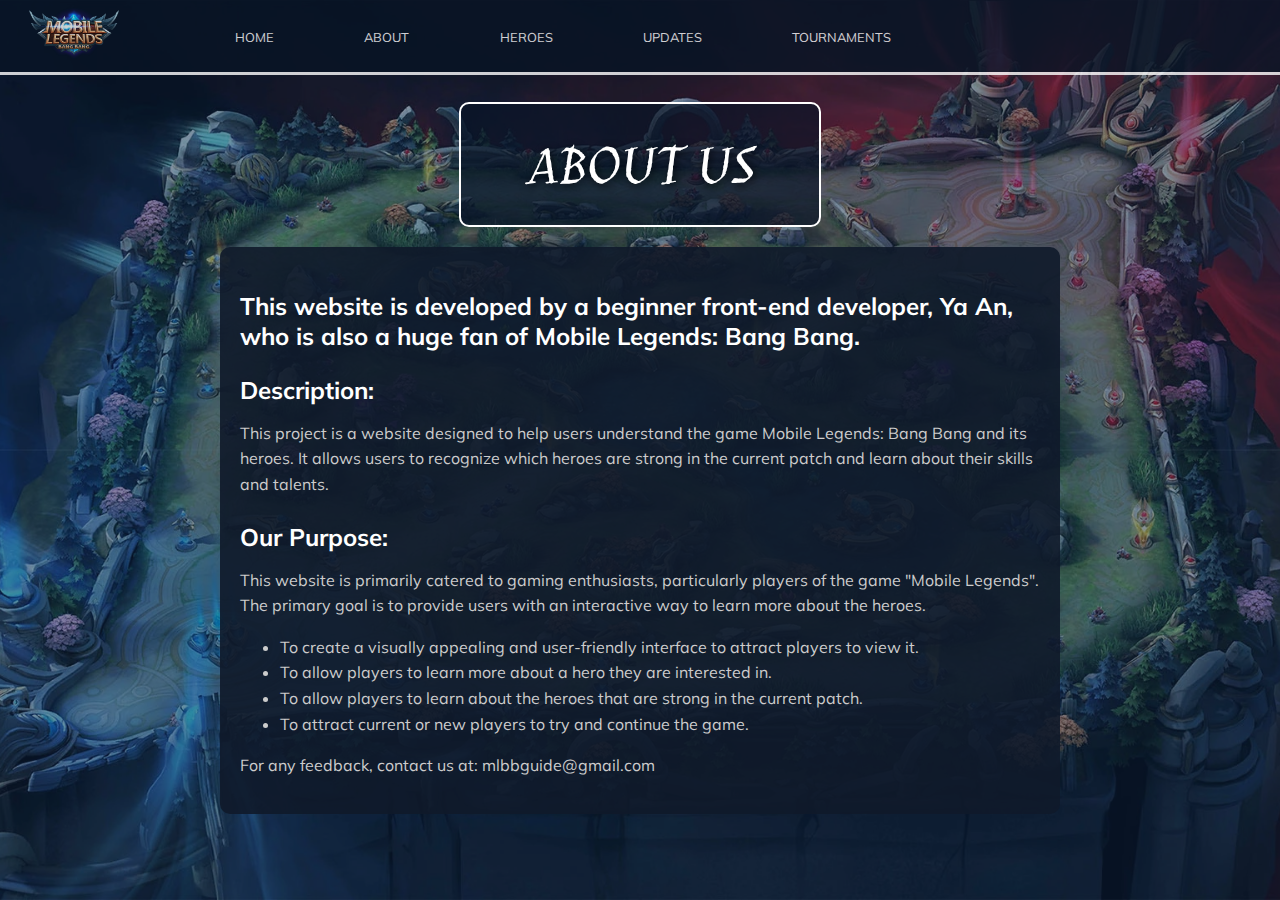
<file: about.html>
<!DOCTYPE html>
<html>
<head>
    <meta charset="UTF-8" />
    <meta name="viewport" content="width=device-width, initial-scale=1.0">
    <title>Mobile Legends Guide</title>
    <link rel="stylesheet" href="style.css">
    <link rel="icon" type="image/x-icon" href="https://cdn.web.moontontech.com/lib/mtstatic/favicon/mlbb.ico">
</head>
<header>
    <div class="logo">
        <img src="Images/mlbb logo.png" alt="MLBB Logo" style="height: 80px;">
    </div>
    <!-- Header in desktop view -->
    <div class="nav-links">
        <ul>
            <li><a href="index.html">HOME</a></li>
            <li><a href="about.html">ABOUT</a></li>
            <li><a href="https://m.mobilelegends.com/hero" target="_blank">HEROES</a></li>
            <li><a href="https://m.mobilelegends.com/news/?newsindex=2" target="_blank">UPDATES</a></li>
            <li><a href="https://m.mobilelegends.com/tournament" target="_blank">TOURNAMENTS</a></li>
        </ul>
    </div>

    <!-- Sidebar for mobile view -->
    <div class="hamburger-menu">
        <div id="sidebar" class="sidebar">
            <button class="closebtn" onclick="closeNav()">CLOSE</button>
            <a href="index.html">HOME</a></li>
            <a href="about.html">ABOUT</a></li>
            <a href="https://m.mobilelegends.com/hero" target="_blank">HEROES</a></li>
            <a href="https://m.mobilelegends.com/news/?newsindex=2" target="_blank">UPDATES</a></li>
            <a href="https://m.mobilelegends.com/tournament" target="_blank">TOURNAMENTS</a></li>
        </div> 
        <button class="openbtn" onclick="openNav()">&#9776;</button>
    </div>
    
    <script src="script.js"></script>
</header>
<body class="page4">
    <!-- Darken rest of page when sidebar is out -->
    <div id="overlay" class="overlay"></div>
    
    <div class="title">
            <h1>ABOUT US</h1>
    </div>


    <div class="content">
        <h3>This website is developed by a beginner front-end developer, Ya An, who is also a huge fan of Mobile Legends: Bang Bang.</h3>
        
        <h3>Description:</h3>
        <p>This project is a website designed to help users understand the game Mobile Legends: Bang Bang and its heroes. 
        It allows users to recognize which heroes are strong in the current patch and learn about their skills and talents.</p>

        <h3>Our Purpose:</h3>
        <p>This website is primarily catered to gaming enthusiasts, particularly players of the game "Mobile Legends".
            The primary goal is to provide users with an interactive way to learn more about the heroes.</p>
        <ul>
            <li>To create a visually appealing and user-friendly interface to attract players to view it.</li>
            <li>To allow players to learn more about a hero they are interested in.</li>
            <li>To allow players to learn about the heroes that are strong in the current patch.</li>
            <li>To attract current or new players to try and continue the game.</li>
        </ul>
            
        <p>For any feedback, contact us at: mlbbguide@gmail.com</p>
    </div>
    
</body>
</html>
</file>
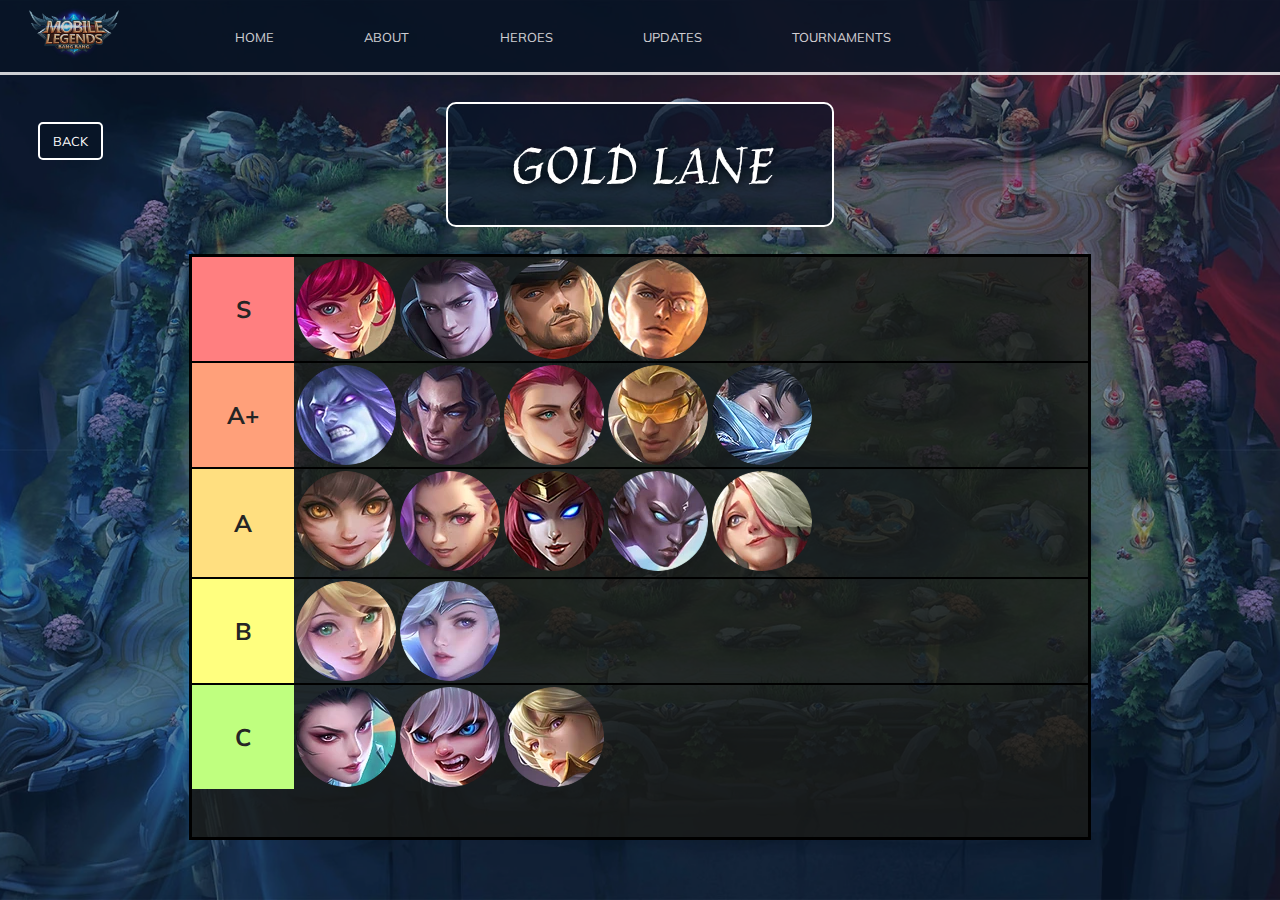
<file: hero_ranking.html>
<!DOCTYPE html>
<html>
<head>
    <meta charset="UTF-8" />
    <meta name="viewport" content="width=device-width, initial-scale=1.0">
    <title>Mobile Legends Guide</title>
    <link rel="stylesheet" href="style.css">
    <link rel="icon" type="image/x-icon" href="https://cdn.web.moontontech.com/lib/mtstatic/favicon/mlbb.ico">
</head>
<header>
    <div class="logo">
        <img src="Images/mlbb logo.png" alt="MLBB Logo" style="height: 80px;">
    </div>
    <!-- Header in desktop view -->
    <div class="nav-links">
        <ul>
            <li><a href="index.html">HOME</a></li>
            <li><a href="about.html">ABOUT</a></li>
            <li><a href="https://m.mobilelegends.com/hero" target="_blank">HEROES</a></li>
            <li><a href="https://m.mobilelegends.com/news/?newsindex=2" target="_blank">UPDATES</a></li>
            <li><a href="https://m.mobilelegends.com/tournament" target="_blank">TOURNAMENTS</a></li>
        </ul>
    </div>

    <!-- Sidebar for mobile view -->
    <div class="hamburger-menu">
        <div id="sidebar" class="sidebar">
            <button class="closebtn" onclick="closeNav()">CLOSE</button>
            <a href="index.html">HOME</a></li>
            <a href="about.html">ABOUT</a></li>
            <a href="https://m.mobilelegends.com/hero" target="_blank">HEROES</a></li>
            <a href="https://m.mobilelegends.com/news/?newsindex=2" target="_blank">UPDATES</a></li>
            <a href="https://m.mobilelegends.com/tournament" target="_blank">TOURNAMENTS</a></li>
        </div> 
        <button class="openbtn" onclick="openNav()">&#9776;</button>
    </div>
    
    <script src="script.js"></script>
</header>

<body class="page2">
    <!-- Darken rest of page when sidebar is out -->
    <div id="overlay" class="overlay"></div>
    
    <div class="title">
        <h1>GOLD LANE</h1>
    </div>

    <div class="back-button">
        <a href="index.html">BACK</a>
    </div>
    
    <div class="tier-list">
        <div class="s-tier">
            <span class="tier-label">S</span>
            <div class="hero-icons">
                <img src="Images/beatrix_icon.webp" alt="Beatrix">
                <img src="Images/claud_icon.webp" alt="Claude">
                <img src="Images/clint_icon.webp" alt="Clint">
                <img src="Images/natan_icon.webp" alt="Natan">
            </div>
        </div>
        <div class="aPlus-tier">
            <span class="tier-label">A+</span>
            <div class="hero-icons">
                <img src="Images/moskov_icon.webp" alt="Moskov">
                <img src="Images/brody_icon.webp" alt="Brody">
                <img src="Images/lesley_icon.webp" alt="Lesley">
                <img src="Images/bruno_icon.webp" alt="Bruno">
                <img src="Images/granger_icon.webp" alt="Granger">
            </div>
        </div>
        <div class="a-tier">
            <span class="tier-label">A</span>
            <div class="hero-icons">
                <a href="hero_skills.html">
                    <img src="Images/wanwan_icon.webp" alt="Wanwan">
                </a>
                <img src="Images/ixia_icon.webp" alt="Ixia">
                <img src="Images/irithel_icon.webp" alt="Irithel">
                <img src="Images/karrie_icon.webp" alt="Karrie">
                <img src="Images/melissa_icon.webp" alt="Melissa">
            </div>
        </div>
        <div class="b-tier">
            <span class="tier-label">B</span>
            <div class="hero-icons">
                <img src="Images/layla_icon.webp" alt="Layla">
                <img src="Images/miya_icon.webp" alt="Miya">
            </div>
        </div>
        <div class="c-tier">
            <span class="tier-label">C</span>
            <div class="hero-icons">
                <img src="Images/hanabi_icon.webp" alt="Hanabi">
                <img src="Images/popol_icon.webp" alt="Popol and Kupa">
                <img src="Images/kimmy_icon.webp" alt="Kimmy">
            </div>
        </div>
    </div>
    
</body>
</html>
</file>
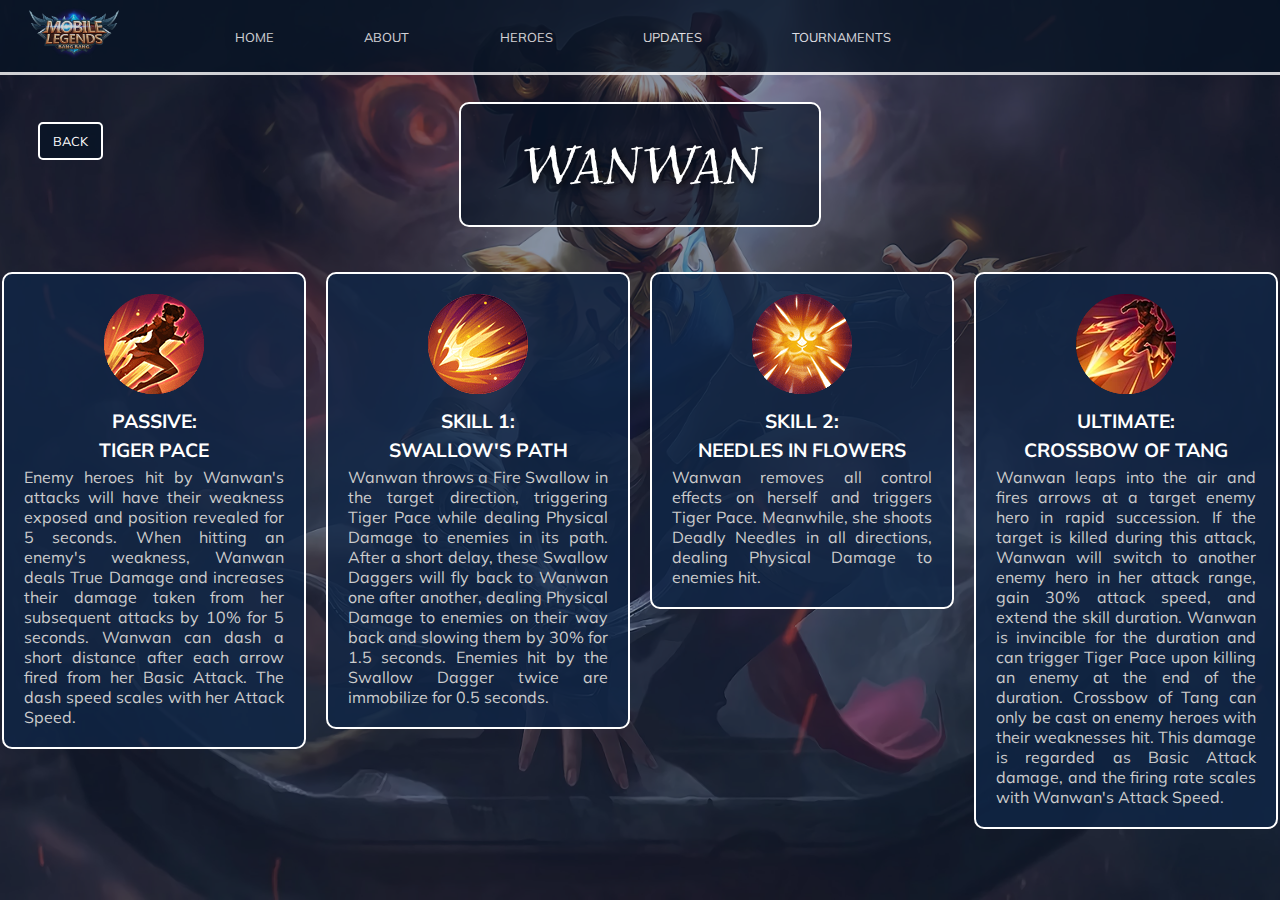
<file: hero_skills.html>
<!DOCTYPE html>
<html>
<head>
    <meta charset="UTF-8" />
    <meta name="viewport" content="width=device-width, initial-scale=1.0">
    <title>Mobile Legends Guide</title>
    <link rel="stylesheet" href="style.css">
    <link rel="icon" type="image/x-icon" href="https://cdn.web.moontontech.com/lib/mtstatic/favicon/mlbb.ico">
</head>
<header>
    <div class="logo">
        <img src="Images/mlbb logo.png" alt="MLBB Logo" style="height: 80px;">
    </div>
    <!-- Header in desktop view -->
    <div class="nav-links">
        <ul>
            <li><a href="index.html">HOME</a></li>
            <li><a href="about.html">ABOUT</a></li>
            <li><a href="https://m.mobilelegends.com/hero" target="_blank">HEROES</a></li>
            <li><a href="https://m.mobilelegends.com/news/?newsindex=2" target="_blank">UPDATES</a></li>
            <li><a href="https://m.mobilelegends.com/tournament" target="_blank">TOURNAMENTS</a></li>
        </ul>
    </div>

    <!-- Sidebar for mobile view -->
    <div class="hamburger-menu">
        <div id="sidebar" class="sidebar">
            <button class="closebtn" onclick="closeNav()">CLOSE</button>
            <a href="index.html">HOME</a></li>
            <a href="about.html">ABOUT</a></li>
            <a href="https://m.mobilelegends.com/hero" target="_blank">HEROES</a></li>
            <a href="https://m.mobilelegends.com/news/?newsindex=2" target="_blank">UPDATES</a></li>
            <a href="https://m.mobilelegends.com/tournament" target="_blank">TOURNAMENTS</a></li>
        </div> 
        <button class="openbtn" onclick="openNav()">&#9776;</button>
    </div>
    
    <script src="script.js"></script>
</header>

<body class="page3">
    <!-- Darken rest of page when sidebar is out -->
    <div id="overlay" class="overlay"></div>
    
    <div class="title">
        <h1>WANWAN</h1>
    </div>

    <div class="back-button">
        <a href="hero_ranking.html">BACK</a>
    </div>

    <div class="skill-box-container">
    <div class="skill-box">
        <img src="Images/passive.webp" alt="Passive" class="skill-image">
        <div class="skill-description">
            <h3>PASSIVE:</h3>
            <h3>TIGER PACE</h3>
            <p>Enemy heroes hit by Wanwan's attacks will have their weakness exposed and position revealed for 5 seconds.
                When hitting an enemy's weakness, Wanwan deals True Damage and increases their damage taken from her subsequent
                attacks by 10% for 5 seconds. Wanwan can dash a short distance after each arrow fired from her Basic Attack.
                The dash speed scales with her Attack Speed.</p>
        </div>
    </div>

    <div class="skill-box">
        <img src="Images/skill1.webp" alt="Skill 1" class="skill-image">
        <div class="skill-description">
            <h3>SKILL 1:</h3>
            <h3>SWALLOW'S PATH</h3>
            <p>Wanwan throws a Fire Swallow in the target direction, triggering Tiger Pace while dealing Physical Damage
                to enemies in its path. After a short delay, these Swallow Daggers will fly back to Wanwan one after another,
                dealing Physical Damage to enemies on their way back and slowing them by 30% for 1.5 seconds. Enemies hit by 
                the Swallow Dagger twice are immobilize for 0.5 seconds.</p>
        </div>
    </div>

    <div class="skill-box">
        <img src="Images/skill2.webp" alt="Skill 2" class="skill-image">
        <div class="skill-description">
            <h3>SKILL 2:</h3>
            <h3>NEEDLES IN FLOWERS</h3>
            <p>Wanwan removes all control effects on herself and triggers Tiger Pace. Meanwhile, she shoots Deadly Needles
                in all directions, dealing Physical Damage to enemies hit.</p>
        </div>
    </div>

    <div class="skill-box">
        <img src="Images/ult.webp" alt="Ultimate" class="skill-image">
        <div class="skill-description">
            <h3>ULTIMATE:</h3>
            <h3>CROSSBOW OF TANG</h3>
            <p>Wanwan leaps into the air and fires arrows at a target enemy hero in rapid succession. If the target is killed
                during this attack, Wanwan will switch to another enemy hero in her attack range, gain 30% attack speed, and
                extend the skill duration. Wanwan is invincible for the duration and can trigger Tiger Pace upon killing an
                enemy at the end of the duration. Crossbow of Tang can only be cast on enemy heroes with their weaknesses hit.
                This damage is regarded as Basic Attack damage, and the firing rate scales with Wanwan's Attack Speed.</p>
        </div>
    </div>
</div>

</body>
</html>
</file>
<file: style.css>
@import url('https://fonts.googleapis.com/css2?family=Mulish:wght@400;700&display=swap');
@import url('https://fonts.googleapis.com/css2?family=Jim+Nightshade&display=swap');

body {
    background-color: #0F2546;
    height: 100vh;
    margin: 0; /* Remove default margins */
}

body.page1 {
    overflow: hidden; /*prevent scrolling*/
}


/* Add a semi-transparent background image for different pages */
body.page1::before, body.page2::before, body.page3::before, body.page4::before {
    content: ''; /* Necessary for pseudo-elements */
    position: absolute;
    top: 0;
    left: 0;
    width: 100%; /* Full-width */
    height: 100%; /* Full-height */
    background-position: center; /* Center the image */
    background-size: cover; /* Cover entire background */
    opacity: 0.5; /* Reduce image visibility */
    z-index: -1; /* Push behind all content */
}

/* Page-specific background images */
body.page1::before {
    background-image: url("Images/map.webp");
}
body.page2::before {
    background-image: url("Images/map.webp");
}
body.page3::before {
    background-image: url("Images/wanwan.jpg");
}
body.page4::before {
    background-image: url("Images/map.webp");
}

/*start of headings*/
header {
    background-color: #081425;
    opacity: 80%;
    padding: 0px 5px;
    display: flex;
    align-items: center; /* Vertically align items */
    font-family: "Mulish";
    height: 8vh;
    border-bottom: 3px solid #fff;
    position: relative;
    z-index: 2;
}

.logo {
    margin-right: 4vw;
}

.nav-links {
    display: flex;
    flex: 1; /* Take remaining space */
    align-items: center; 
}

.nav-links ul {
    list-style: none; /* Remove bullet points */
    margin: 0;
    display: flex;
    justify-content: space-between;
    width: 100%;
    margin-right: 30vw;
}

.nav-links ul li a {
    color: #fff;
    font-size: 1vw;
    text-decoration: none; /* Remove underline */
    font-family: "Mulish"
}

/* Hamburger menu styling */
.hamburger-menu {
    display: none; /* hide hamburger menu on desktop */
}

@media (max-width: 768px) {
    .nav-links {
        display: none; /* Hide navigation links on mobile */
    }

    .hamburger-menu {
        font-family: "Mulish";
        display: block; /* Show hamburger menu on mobile */
        position: absolute;
        top: 1vh;
        right: 20px;
    }

    /* Sidebar styling */
    .sidebar {
        height: 100vh;
        width: 0; /*hide sidebar before clicking*/
        position: fixed;
        top: 0;
        right: 0; /* Sidebar appears from the right */
        background-color: #121212 ;
        overflow-x: hidden;
        transition: 0.5s; /* Smooth slide effect */
        padding-top: 8vh;
        border-radius: 10px;
    }

    /* Close button inside the sidebar */
    .closebtn {
        font-size: 2vw;
        cursor: pointer;
        background-color: #121212;
        color: #fff;
        padding: 10px;
        border: none;
        position: absolute; /*button on top right*/
        top: 10px;
        right: 20px;
        border-radius: 10px;
        font-weight: bold;
    }

    /* Open button (hamburger icon)*/
    .openbtn {
        font-size: 20px;
        cursor: pointer;
        background-color: rgba(8, 20, 37, 0.7);
        color: #fff;
        padding: 10px 15px;
        border: none;
        border-radius: 10px;
        visibility: visible;
        align-items: center;
    }

    /* Sidebar links */
    .sidebar a {
        padding: 8px 20px;
        text-decoration: none;
        font-size: 2vw;
        color: #fff;
        display: block; /*align links vertically*/
        transition: 0.3s;
    }

    /*hover effects to show that it's clickable*/
    .sidebar a:hover {
        font-size: 2.5vw;
        background-color: #444;
        border-radius: 8px;
    }

    .openbtn:hover {
        background-color: #444;
    }

    .closebtn:hover {
        background-color: #444;
    }

}

/*darken page when sidebar is out*/
.overlay {
    position: fixed;
    left: 0;
    width: 100%;
    height: 100%;
    background-color: rgba(0, 0, 0, 0.7); 
    z-index: 1;
    display: none; /* Hidden by default */
}

/*title style*/
.title {
    background-color: rgba(8, 20, 39, 0.7);
    color: #fff;
    display: flex;
    align-items: center; /* Vertically centers word */
    justify-content: center; /* Horizontally centers word */
    height: 12vh;
    border: 2px solid #fff;
    font-family: "Jim Nightshade"; 
    border-radius: 10px;
    margin: auto; /*Horizontally center title box*/
    margin-top: 3vh; /* Adds spacing above the title */
    padding-top: 1%; /* Adds padding to the top */
}

/* Title width for each page */
.page1 .title { width: 45%; }
.page2 .title { width: 30%; }
.page3 .title { width: 28%; }
.page4 .title { width: 28%; }

/* Title text styling */
.title h1 {
    font-size: 5vw;
    font-weight: 100;
    text-shadow: 2px 2px 8px rgba(0, 0, 0, 0.8);
}

/*page1 index*/
@font-face {
    font-family: "ja-med";
    src: url("https://cdn.jsdelivr.net/gh/codetheworld-io/static-files/ja-med.otf");
}

.center {
    height: 100%;
    display: flex;
    justify-content: center;
    margin-top: 5vh;
}

.container {
    position: relative;
    width: 80%;
    height: 65%;
    display: grid;
    font-family: "ja-med",sans-serif;
    grid-template-columns: 1fr 1fr 1fr 1fr 1fr; /* Equal-width columns */
    gap: 10px;
    transition: all 400ms;
}

.box {
    background: var(--img) center center;
    background-size: cover; /*fit image to the box*/
    display: flex;
    justify-content: center; /* Horizontally center content */
    border: 1px solid #fff;
    border-radius: 5px;
    height: 100%;
}

/* When the container is hovered, all boxes turn grayscale*/
.container:hover .box {
    filter: grayscale(90%);
}

/* When an individual box is hovered, it restores color */
.container .box:hover {
    filter: grayscale(0%);
}

/* Enlarging a hovered box while others shrink */
.container {
    --layout-1: 3fr 1fr 1fr 1fr 1fr;
    --layout-2: 1fr 3fr 1fr 1fr 1fr;
    --layout-3: 1fr 1fr 3fr 1fr 1fr;
    --layout-4: 1fr 1fr 1fr 3fr 1fr;
    --layout-5: 1fr 1fr 1fr 1fr 3fr;

    &:has(.image1:hover) {
        grid-template-columns: var(--layout-1);
    }

    &:has(.image2:hover) {
        grid-template-columns: var(--layout-2);
    }

    &:has(.image3:hover) {
        grid-template-columns: var(--layout-3);
    }

    &:has(.image4:hover) {
        grid-template-columns: var(--layout-4);
    }

    &:has(.image5:hover) {
        grid-template-columns: var(--layout-5);
    }
}

/* Adjust the vertical position of boxes based on their order */
.box {
    &:nth-child(odd) {
        transform: translateY(-16px); /* Move odd boxes slightly upward */
    }

    &:nth-child(even) {
        transform: translateY(16px); /* Move even boxes slightly downward */
    }
}

/*text style*/
.box::after{
    content:attr(data-text); /* Display the text stored in the "data-text" attribute */
    position: absolute;
    font-size: 1.5vw;
    color: #fff;
    background: rgba(0, 0, 0, 70%);
    bottom: 20px;
    padding: 10px 10px 10px 14px;
    letter-spacing: 4px;
    transition: all 400ms;
    transform: translateY(60px); /* Start slightly below the box */
    opacity: 0; /* Initially hidden */
}

/*appearing text when hover*/
.box:hover::after {
    transform: translateY(0); /* Move the text into view */
    opacity: 1; /* Make the text fully visible */
    transition-delay: 200ms;
}

/*page2 tierlist*/
.tier-list {
    margin: 3vh auto; /*margin top and bot 30px while centralise the table*/
    width: 70vw;
    background-color: rgba(26, 26, 23, 0.8);
    border: 3px solid #000;
    flex-direction: column; /* Arrange child elements in a column */
    overflow-y: auto; /* Enable vertical scrolling for mobile view*/
    height: 64.5vh;
}

.tier-list::-webkit-scrollbar {
    display: none; /*hide scroll bar*/
}

/* Tier Row Styling */
.s-tier, .aPlus-tier, .a-tier, .b-tier, .c-tier {
    display: flex;
    border-bottom: 2px solid #000; /*line separation*/
}

.c-tier {
    border: none; /*remove bottom border*/
}

/* Tier Label Styling */
.tier-label {
    width: 8vw;
    flex-shrink: 0; /* Prevent the label from shrinking */
    display: flex;
    align-items: center;
    justify-content: center;
    font-size: 1.5rem;
    font-family: 'Mulish';
    font-weight: bold;
    color: #252525;
  }

/* Colors for Each Tier Label */
.s-tier .tier-label {
    background-color: #FF7F80;
}

.aPlus-tier .tier-label {
    background-color: #FFA07A;
}

.a-tier .tier-label {
    background-color: #FFDF80;
}

.b-tier .tier-label {
    background-color: #FFFF7F;
}

.c-tier .tier-label {
    background-color: #BFFF7F;
}

/* Hero Icons Container */
.hero-icons {
    display: flex;
    flex-flow: row wrap; /*move icon to next row when width is not long enough*/
}

/* Individual Hero Icon Styling */
.hero-icons img {
    width: 100px;
    height: 100px;
    border-radius: 50%; /*rounded border*/
    border: 2px solid transparent; /*prevent images moving around when hovered*/
    transition: transform 0.3s, border-color 0.3s;
}

.hero-icons img:hover {
    transform: scale(1.1); /* Slight zoom effect */
    border: 2px solid white;
}

/*back button for both page2 and page3*/
.back-button {
    position: absolute; /* Positions the button relative to the parent container */
    top: 8.5vh; /* Positions it below the header */
    margin: 5vh 3vw;
    font-family: "Mulish";
    font-size: 1vw;
    background-color: rgba(8, 20, 37, 0.8);
    border: 2px solid #fff;
    border-radius: 5px;
    padding: 1vh 1vw; /* Adds padding inside the button */
}

.back-button a {
    text-decoration: none; /* Removes underline */
    color: #fff; /* Text color */
}

.back-button:hover {
    background-color: #444; /*show that it is clickable*/
}

@media (max-width: 768px) /*prevent button from getting too small when in vertical/mobile mode*/
{
    .back-button{
        font-size: 2vw;
    }
}

/*page3 heroskills*/
.skill-box-container {
    display: flex;
    gap: 20px; /* Space between each skill box */
    margin-top: 5vh;
    flex-wrap: wrap;
    justify-content: center; /*align horizontally*/
    overflow-y: auto;
    height: 68vh;
}

.skill-box-container::-webkit-scrollbar {
    display: none; /*hide scroll bar*/
}

/* Individual skill box */
.skill-box {
    display: flex;
    flex-direction: column;
    align-items: center;
    background-color: rgba(15, 37, 70, 0.8);
    padding: 20px;
    border: 2px solid #fff;
    border-radius: 10px; /* Rounded corners */
    gap: 15px; /* Space between image and text */
    width: 260px;
    height: fit-content; /* Adjust height automatically based on content */
}

/* Skill description */
.skill-description h3 {
    font-size: 1.2rem;
    text-align: center;
    font-family: "Mulish";
    color: #fff;
    margin: 0 0 5px;
}

.skill-description p {
    font-size: 1rem;
    text-align: justify;
    font-family: "Mulish";
    color: #ccc;
    margin: 0;
}

/*page 4 about page*/
.content {
    background-color: rgba(15, 25, 42, 0.9);
    padding: 20px;
    margin: 20px auto;
    border-radius: 10px;
    max-width: 800px; /* Limit content width */
    font-family: "Mulish";
}

/* Heading style */
.content h3 {
    font-size: 1.5rem;
    font-weight: bold;
    color: #fff;
    margin-bottom: 15px;
}

/* Paragraph style */
.content p {
    font-size: 1rem;
    color: #ccc;
    line-height: 1.6;
    margin-bottom: 15px;
}

.content ul {
    font-size: 1rem;
    color: #ccc;
    line-height: 1.6;
    margin-bottom: 15px;
}
</file>
